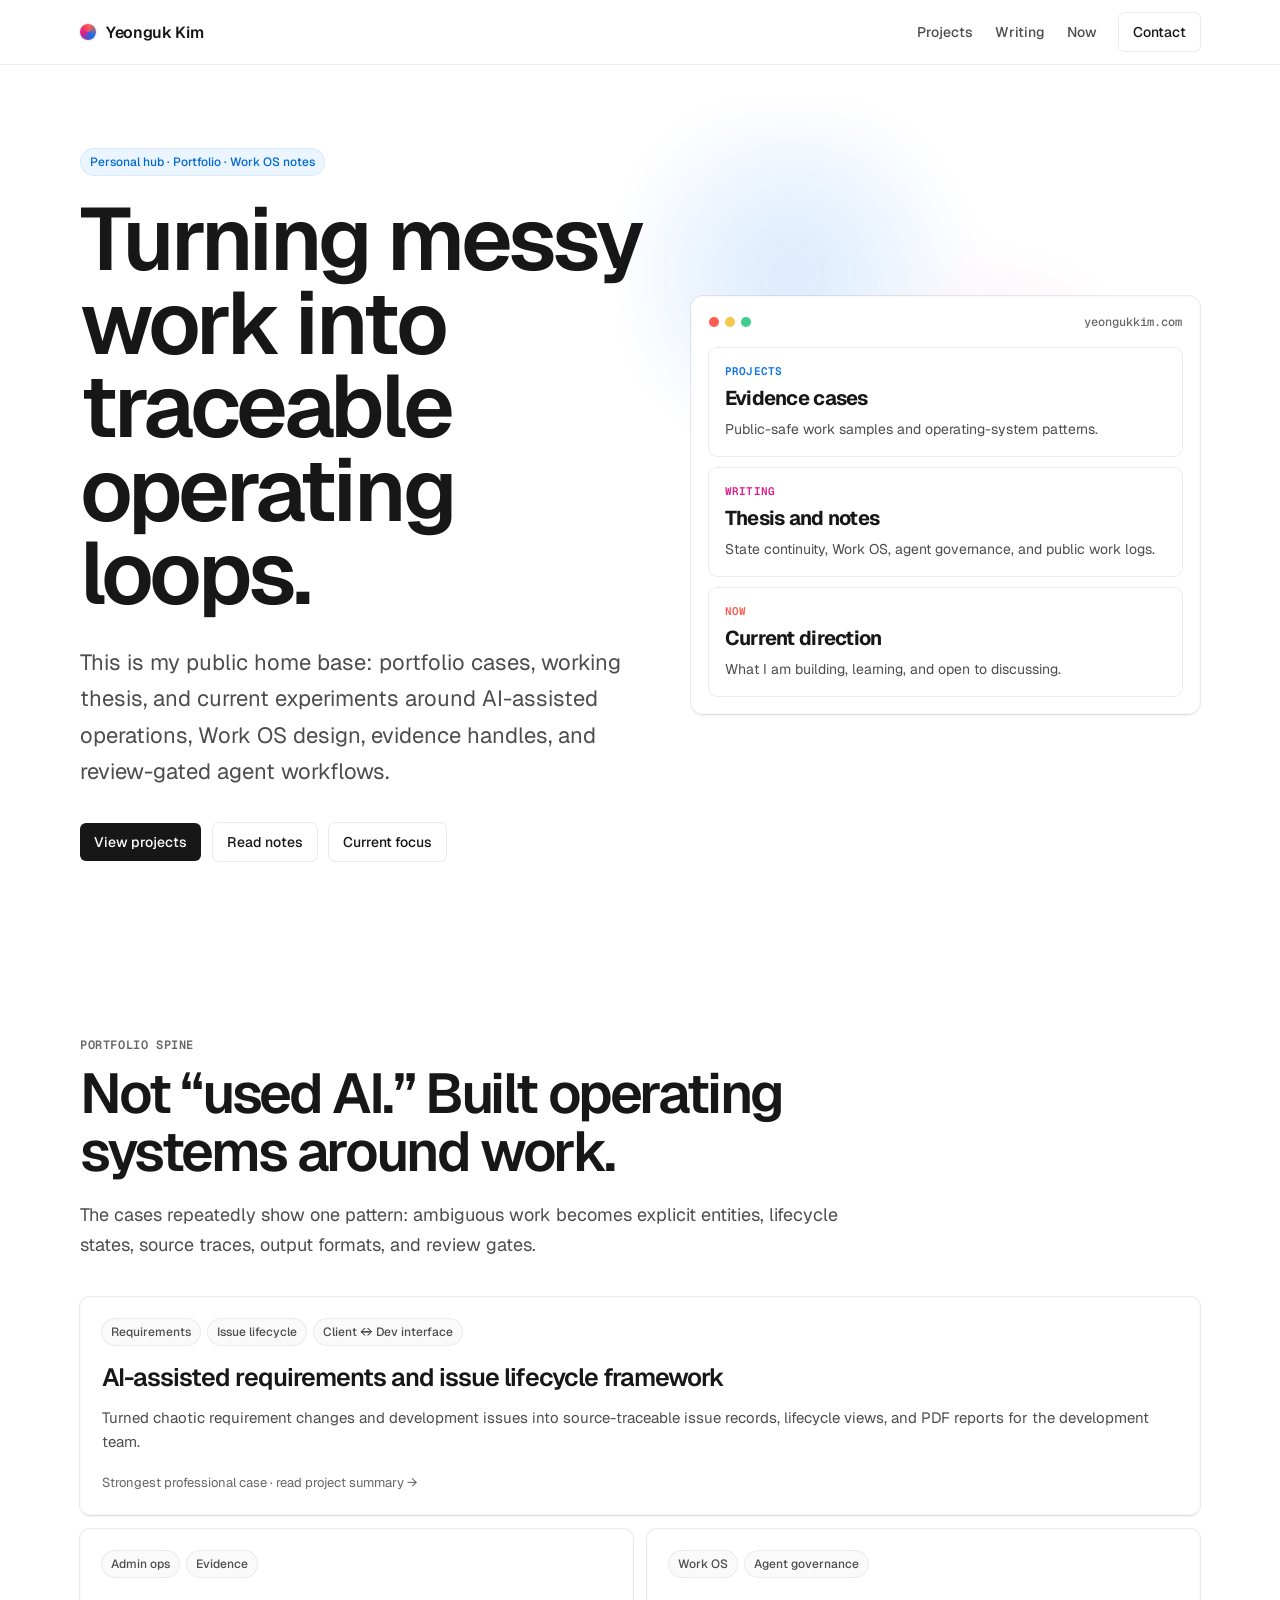
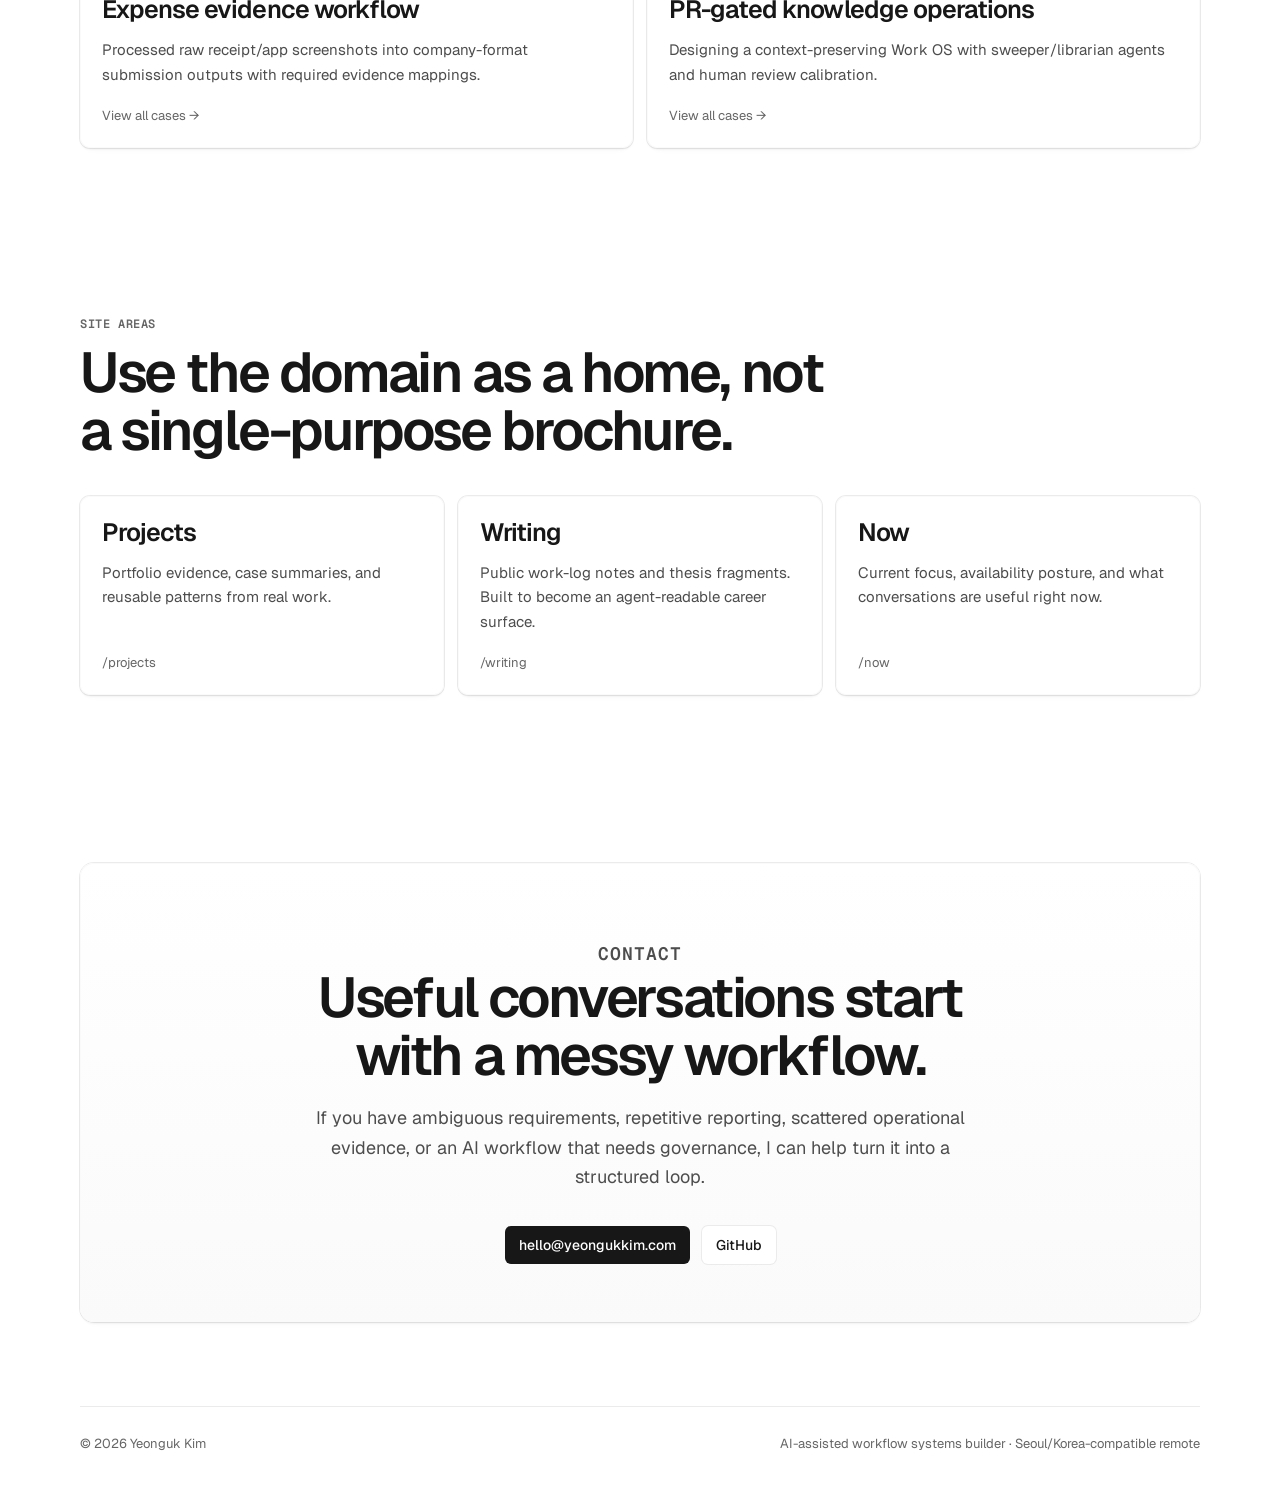
<file: index.html>
<!doctype html>
<html lang="en">
<head>
  <meta charset="utf-8" />
  <meta name="viewport" content="width=device-width, initial-scale=1" />
  <meta name="description" content="Yeonguk Kim — personal hub for portfolio cases, writing, and current work around AI-assisted operations and workflow systems." />
  <meta property="og:title" content="Yeonguk Kim — Workflow Systems Builder" />
  <meta property="og:description" content="Yeonguk Kim — personal hub for portfolio cases, writing, and current work around AI-assisted operations and workflow systems." />
  <meta property="og:type" content="website" />
  <title>Yeonguk Kim — Workflow Systems Builder</title>
  <link rel="preconnect" href="https://fonts.googleapis.com">
  <link rel="preconnect" href="https://fonts.gstatic.com" crossorigin>
  <link href="https://fonts.googleapis.com/css2?family=Geist:wght@300;400;500;600&family=Geist+Mono:wght@400;500;600&display=swap" rel="stylesheet">
  <link rel="stylesheet" href="/assets/site.css" />
</head>
<body>
<nav class="nav" aria-label="Primary navigation">
  <div class="nav-inner">
    <a class="mark" href="/" aria-label="Yeonguk Kim home"><span class="mark-dot" aria-hidden="true"></span><span>Yeonguk Kim</span></a>
    <div class="nav-links">
      <a href="/projects/">Projects</a>
      <a href="/writing/">Writing</a>
      <a href="/now/">Now</a>
      <a href="/#contact" class="button ghost">Contact</a>
    </div>
  </div>
</nav>
<main id="top">
  <section class="section hero">
    <div class="hero-grid">
      <div>
        <div class="eyebrow">Personal hub · Portfolio · Work OS notes</div>
        <h1>Turning messy work into traceable operating loops.</h1>
        <p class="lead">This is my public home base: portfolio cases, working thesis, and current experiments around AI-assisted operations, Work OS design, evidence handles, and review-gated agent workflows.</p>
        <div class="hero-actions">
          <a class="button primary" href="/projects/">View projects</a>
          <a class="button ghost" href="/writing/">Read notes</a>
          <a class="button ghost" href="/now/">Current focus</a>
        </div>
      </div>
      <aside class="console-card" aria-label="Site map summary">
        <div class="console-top"><div class="traffic" aria-hidden="true"><span></span><span></span><span></span></div><span class="console-label mono">yeongukkim.com</span></div>
        <div class="pipeline">
          <a class="pipe-step" href="/projects/"><small class="mono">Projects</small><strong>Evidence cases</strong><p>Public-safe work samples and operating-system patterns.</p></a>
          <a class="pipe-step" href="/writing/"><small class="mono">Writing</small><strong>Thesis and notes</strong><p>State continuity, Work OS, agent governance, and public work logs.</p></a>
          <a class="pipe-step" href="/now/"><small class="mono">Now</small><strong>Current direction</strong><p>What I am building, learning, and open to discussing.</p></a>
        </div>
      </aside>
    </div>
  </section>

  <section class="section">
    <p class="section-kicker">Portfolio spine</p>
    <h2>Not “used AI.” Built operating systems around work.</h2>
    <p class="section-intro">The cases repeatedly show one pattern: ambiguous work becomes explicit entities, lifecycle states, source traces, output formats, and review gates.</p>
    <div class="grid two">
      <article class="card featured"><div class="tag-row"><span class="tag">Requirements</span><span class="tag">Issue lifecycle</span><span class="tag">Client ↔ Dev interface</span></div><h3>AI-assisted requirements and issue lifecycle framework</h3><p>Turned chaotic requirement changes and development issues into source-traceable issue records, lifecycle views, and PDF reports for the development team.</p><div class="card-footer">Strongest professional case · <a href="/projects/">read project summary →</a></div></article>
      <article class="card"><div class="tag-row"><span class="tag">Admin ops</span><span class="tag">Evidence</span></div><h3>Expense evidence workflow</h3><p>Processed raw receipt/app screenshots into company-format submission outputs with required evidence mappings.</p><div class="card-footer"><a href="/projects/">View all cases →</a></div></article>
      <article class="card"><div class="tag-row"><span class="tag">Work OS</span><span class="tag">Agent governance</span></div><h3>PR-gated knowledge operations</h3><p>Designing a context-preserving Work OS with sweeper/librarian agents and human review calibration.</p><div class="card-footer"><a href="/projects/">View all cases →</a></div></article>
    </div>
  </section>

  <section class="section">
    <p class="section-kicker">Site areas</p>
    <h2>Use the domain as a home, not a single-purpose brochure.</h2>
    <div class="grid three">
      <a class="card" href="/projects/"><h3>Projects</h3><p>Portfolio evidence, case summaries, and reusable patterns from real work.</p><div class="card-footer">/projects</div></a>
      <a class="card" href="/writing/"><h3>Writing</h3><p>Public work-log notes and thesis fragments. Built to become an agent-readable career surface.</p><div class="card-footer">/writing</div></a>
      <a class="card" href="/now/"><h3>Now</h3><p>Current focus, availability posture, and what conversations are useful right now.</p><div class="card-footer">/now</div></a>
    </div>
  </section>

  <section class="section" id="contact">
    <div class="contact">
      <p class="section-kicker">Contact</p>
      <h2>Useful conversations start with a messy workflow.</h2>
      <p>If you have ambiguous requirements, repetitive reporting, scattered operational evidence, or an AI workflow that needs governance, I can help turn it into a structured loop.</p>
      <div class="contact-actions"><a class="button primary" href="mailto:hello@yeongukkim.com">hello@yeongukkim.com</a><a class="button ghost" href="https://github.com/Letgodot" rel="me">GitHub</a></div>
    </div>
  </section>
</main>
<footer>
  <span>© <span id="year"></span> Yeonguk Kim</span>
  <span>AI-assisted workflow systems builder · Seoul/Korea-compatible remote</span>
</footer>
<script>document.getElementById('year').textContent = new Date().getFullYear();</script>
</body>
</html>
</file>
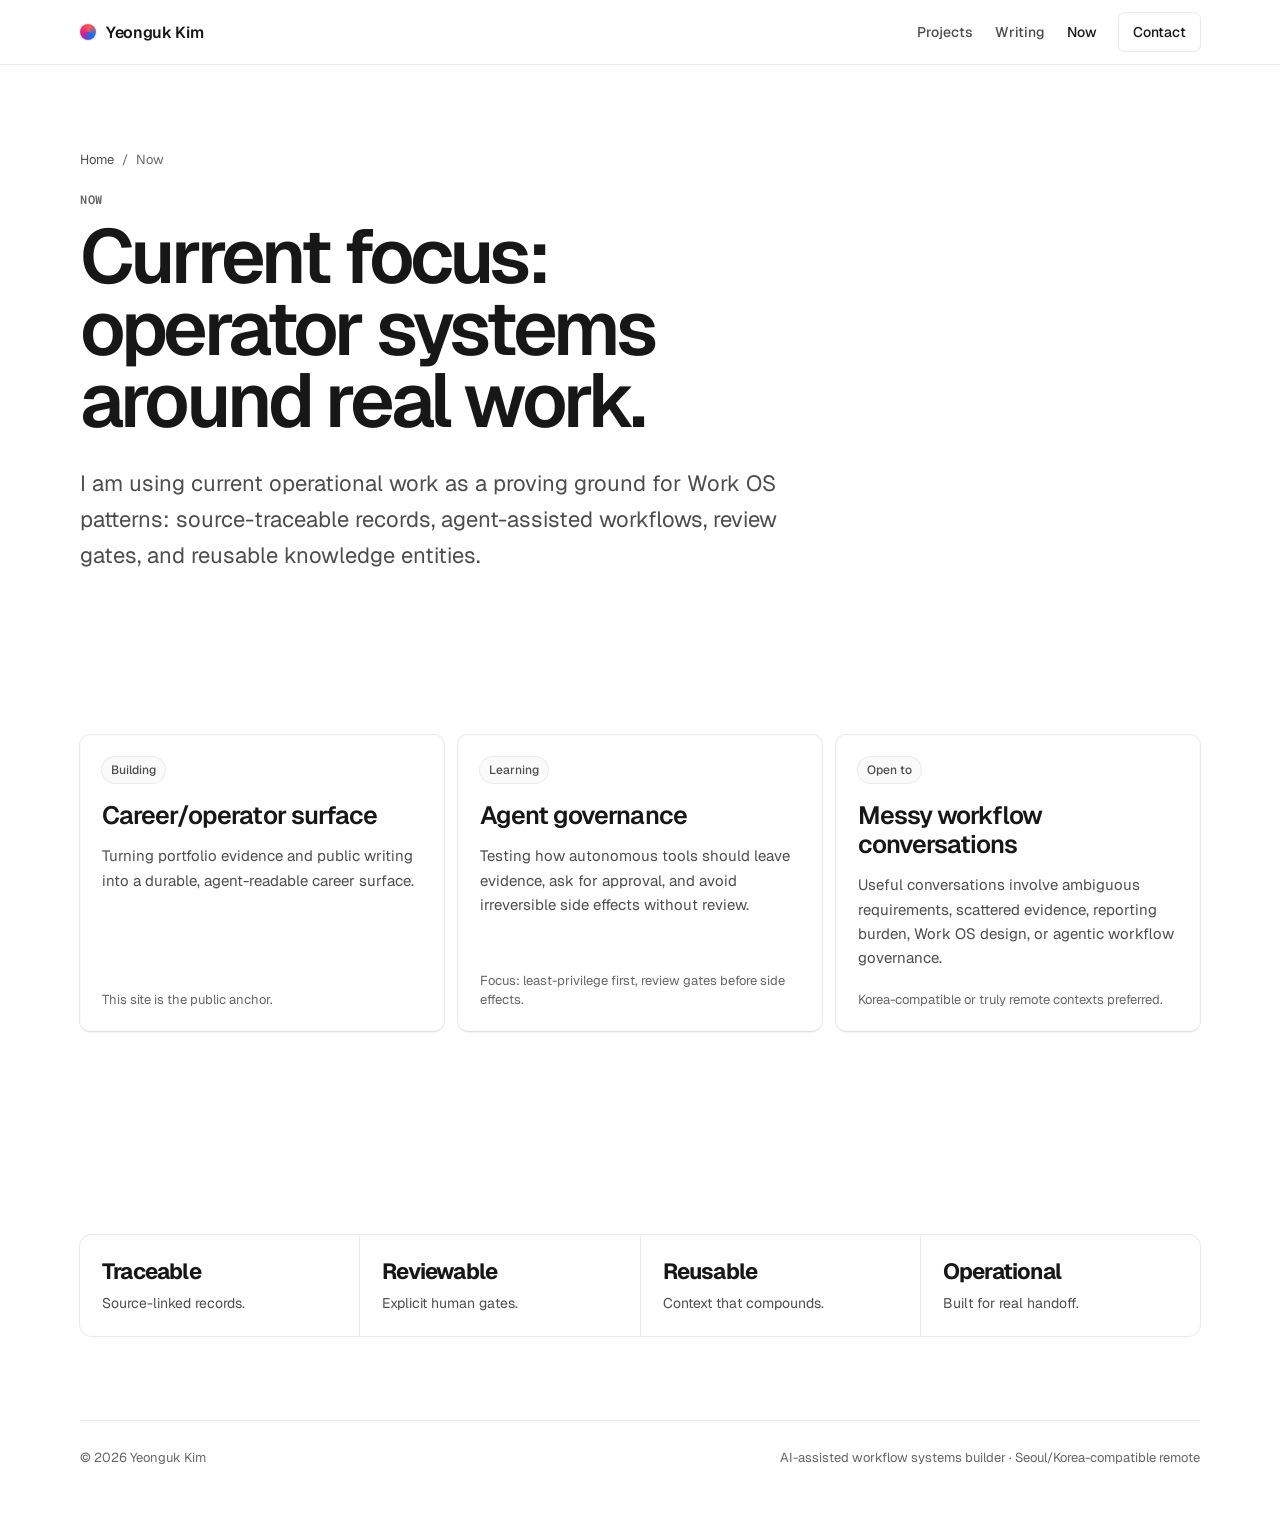
<file: now/index.html>
<!doctype html>
<html lang="en">
<head>
  <meta charset="utf-8" />
  <meta name="viewport" content="width=device-width, initial-scale=1" />
  <meta name="description" content="Current focus and availability posture for Yeonguk Kim." />
  <meta property="og:title" content="Now — Yeonguk Kim" />
  <meta property="og:description" content="Current focus and availability posture for Yeonguk Kim." />
  <meta property="og:type" content="website" />
  <title>Now — Yeonguk Kim</title>
  <link rel="preconnect" href="https://fonts.googleapis.com">
  <link rel="preconnect" href="https://fonts.gstatic.com" crossorigin>
  <link href="https://fonts.googleapis.com/css2?family=Geist:wght@300;400;500;600&family=Geist+Mono:wght@400;500;600&display=swap" rel="stylesheet">
  <link rel="stylesheet" href="/assets/site.css" />
</head>
<body>
<nav class="nav" aria-label="Primary navigation">
  <div class="nav-inner">
    <a class="mark" href="/" aria-label="Yeonguk Kim home"><span class="mark-dot" aria-hidden="true"></span><span>Yeonguk Kim</span></a>
    <div class="nav-links">
      <a href="/projects/">Projects</a>
      <a href="/writing/">Writing</a>
      <a href="/now/" aria-current="page">Now</a>
      <a href="/#contact" class="button ghost">Contact</a>
    </div>
  </div>
</nav>
<main>
  <section class="section page-hero"><div class="breadcrumb"><a href="/">Home</a><span>/</span><span>Now</span></div><p class="section-kicker">Now</p><h1>Current focus: operator systems around real work.</h1><p class="lead">I am using current operational work as a proving ground for Work OS patterns: source-traceable records, agent-assisted workflows, review gates, and reusable knowledge entities.</p></section>
  <section class="section">
    <div class="grid three">
      <article class="card"><div class="tag-row"><span class="tag">Building</span></div><h3>Career/operator surface</h3><p>Turning portfolio evidence and public writing into a durable, agent-readable career surface.</p><div class="card-footer">This site is the public anchor.</div></article>
      <article class="card"><div class="tag-row"><span class="tag">Learning</span></div><h3>Agent governance</h3><p>Testing how autonomous tools should leave evidence, ask for approval, and avoid irreversible side effects without review.</p><div class="card-footer">Focus: least-privilege first, review gates before side effects.</div></article>
      <article class="card"><div class="tag-row"><span class="tag">Open to</span></div><h3>Messy workflow conversations</h3><p>Useful conversations involve ambiguous requirements, scattered evidence, reporting burden, Work OS design, or agentic workflow governance.</p><div class="card-footer">Korea-compatible or truly remote contexts preferred.</div></article>
    </div>
  </section>
  <section class="section"><div class="proof-strip"><div class="proof-item"><strong>Traceable</strong><span>Source-linked records.</span></div><div class="proof-item"><strong>Reviewable</strong><span>Explicit human gates.</span></div><div class="proof-item"><strong>Reusable</strong><span>Context that compounds.</span></div><div class="proof-item"><strong>Operational</strong><span>Built for real handoff.</span></div></div></section>
</main>
<footer>
  <span>© <span id="year"></span> Yeonguk Kim</span>
  <span>AI-assisted workflow systems builder · Seoul/Korea-compatible remote</span>
</footer>
<script>document.getElementById('year').textContent = new Date().getFullYear();</script>
</body>
</html>
</file>
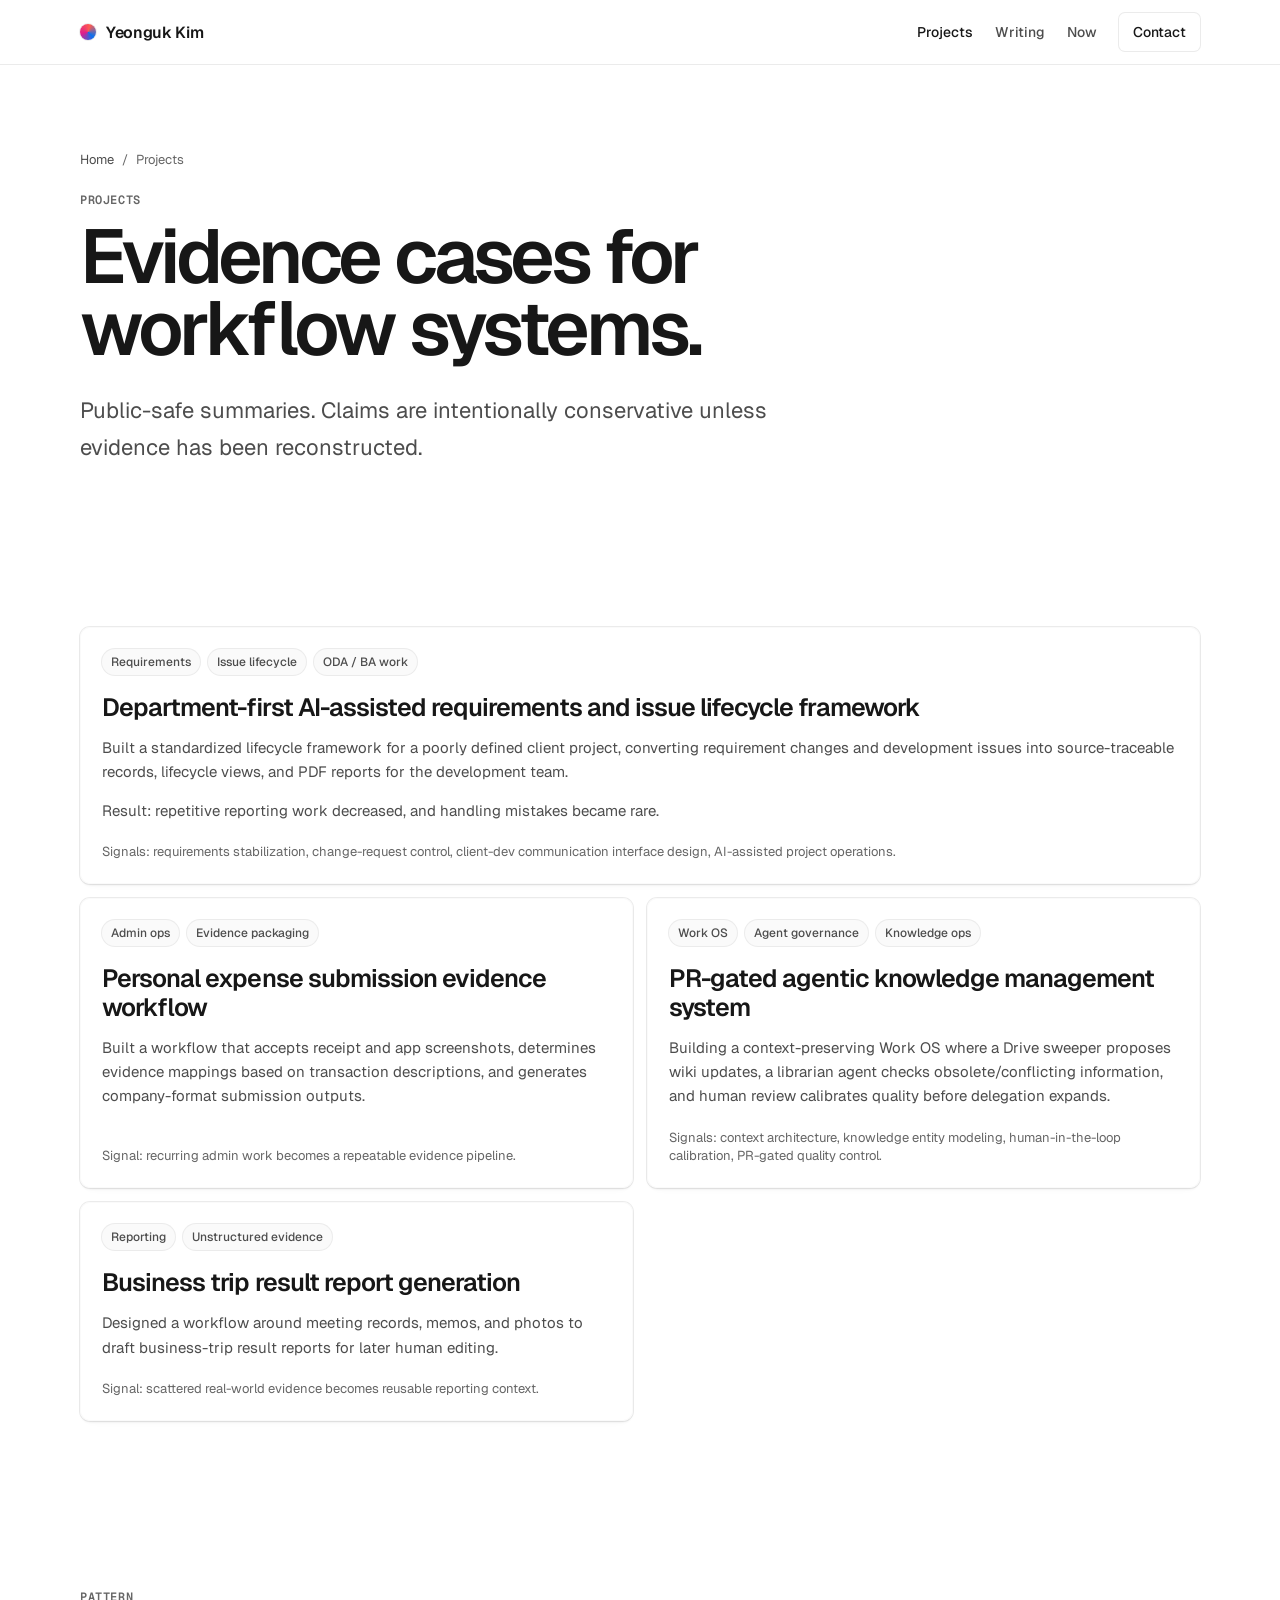
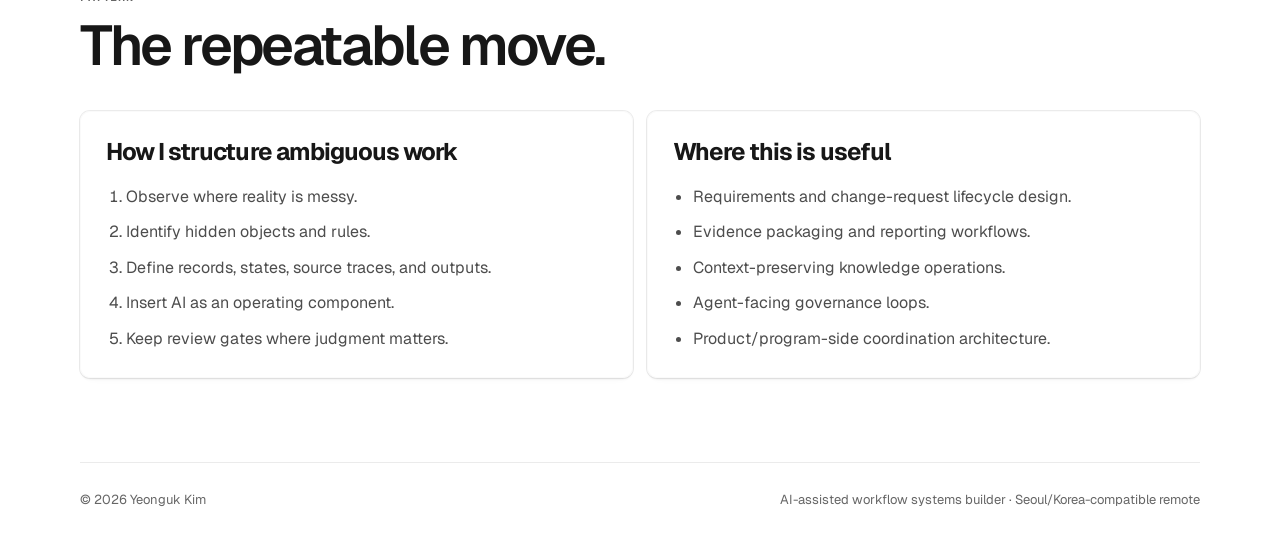
<file: projects/index.html>
<!doctype html>
<html lang="en">
<head>
  <meta charset="utf-8" />
  <meta name="viewport" content="width=device-width, initial-scale=1" />
  <meta name="description" content="Portfolio cases from Yeonguk Kim: AI-assisted operations, workflow systems, requirements lifecycle, evidence workflows, and agentic knowledge operations." />
  <meta property="og:title" content="Projects — Yeonguk Kim" />
  <meta property="og:description" content="Portfolio cases from Yeonguk Kim: AI-assisted operations, workflow systems, requirements lifecycle, evidence workflows, and agentic knowledge operations." />
  <meta property="og:type" content="website" />
  <title>Projects — Yeonguk Kim</title>
  <link rel="preconnect" href="https://fonts.googleapis.com">
  <link rel="preconnect" href="https://fonts.gstatic.com" crossorigin>
  <link href="https://fonts.googleapis.com/css2?family=Geist:wght@300;400;500;600&family=Geist+Mono:wght@400;500;600&display=swap" rel="stylesheet">
  <link rel="stylesheet" href="/assets/site.css" />
</head>
<body>
<nav class="nav" aria-label="Primary navigation">
  <div class="nav-inner">
    <a class="mark" href="/" aria-label="Yeonguk Kim home"><span class="mark-dot" aria-hidden="true"></span><span>Yeonguk Kim</span></a>
    <div class="nav-links">
      <a href="/projects/" aria-current="page">Projects</a>
      <a href="/writing/">Writing</a>
      <a href="/now/">Now</a>
      <a href="/#contact" class="button ghost">Contact</a>
    </div>
  </div>
</nav>
<main>
  <section class="section page-hero">
    <div class="breadcrumb"><a href="/">Home</a><span>/</span><span>Projects</span></div>
    <p class="section-kicker">Projects</p>
    <h1>Evidence cases for workflow systems.</h1>
    <p class="lead">Public-safe summaries. Claims are intentionally conservative unless evidence has been reconstructed.</p>
  </section>
  <section class="section">
    <div class="grid two">
      <article class="card featured"><div class="tag-row"><span class="tag">Requirements</span><span class="tag">Issue lifecycle</span><span class="tag">ODA / BA work</span></div><h3>Department-first AI-assisted requirements and issue lifecycle framework</h3><p>Built a standardized lifecycle framework for a poorly defined client project, converting requirement changes and development issues into source-traceable records, lifecycle views, and PDF reports for the development team.</p><p>Result: repetitive reporting work decreased, and handling mistakes became rare.</p><div class="card-footer">Signals: requirements stabilization, change-request control, client-dev communication interface design, AI-assisted project operations.</div></article>
      <article class="card"><div class="tag-row"><span class="tag">Admin ops</span><span class="tag">Evidence packaging</span></div><h3>Personal expense submission evidence workflow</h3><p>Built a workflow that accepts receipt and app screenshots, determines evidence mappings based on transaction descriptions, and generates company-format submission outputs.</p><div class="card-footer">Signal: recurring admin work becomes a repeatable evidence pipeline.</div></article>
      <article class="card"><div class="tag-row"><span class="tag">Work OS</span><span class="tag">Agent governance</span><span class="tag">Knowledge ops</span></div><h3>PR-gated agentic knowledge management system</h3><p>Building a context-preserving Work OS where a Drive sweeper proposes wiki updates, a librarian agent checks obsolete/conflicting information, and human review calibrates quality before delegation expands.</p><div class="card-footer">Signals: context architecture, knowledge entity modeling, human-in-the-loop calibration, PR-gated quality control.</div></article>
      <article class="card"><div class="tag-row"><span class="tag">Reporting</span><span class="tag">Unstructured evidence</span></div><h3>Business trip result report generation</h3><p>Designed a workflow around meeting records, memos, and photos to draft business-trip result reports for later human editing.</p><div class="card-footer">Signal: scattered real-world evidence becomes reusable reporting context.</div></article>
    </div>
  </section>
  <section class="section">
    <p class="section-kicker">Pattern</p><h2>The repeatable move.</h2>
    <div class="grid two"><div class="list-card"><h3>How I structure ambiguous work</h3><ol><li>Observe where reality is messy.</li><li>Identify hidden objects and rules.</li><li>Define records, states, source traces, and outputs.</li><li>Insert AI as an operating component.</li><li>Keep review gates where judgment matters.</li></ol></div><div class="list-card"><h3>Where this is useful</h3><ul><li>Requirements and change-request lifecycle design.</li><li>Evidence packaging and reporting workflows.</li><li>Context-preserving knowledge operations.</li><li>Agent-facing governance loops.</li><li>Product/program-side coordination architecture.</li></ul></div></div>
  </section>
</main>
<footer>
  <span>© <span id="year"></span> Yeonguk Kim</span>
  <span>AI-assisted workflow systems builder · Seoul/Korea-compatible remote</span>
</footer>
<script>document.getElementById('year').textContent = new Date().getFullYear();</script>
</body>
</html>
</file>
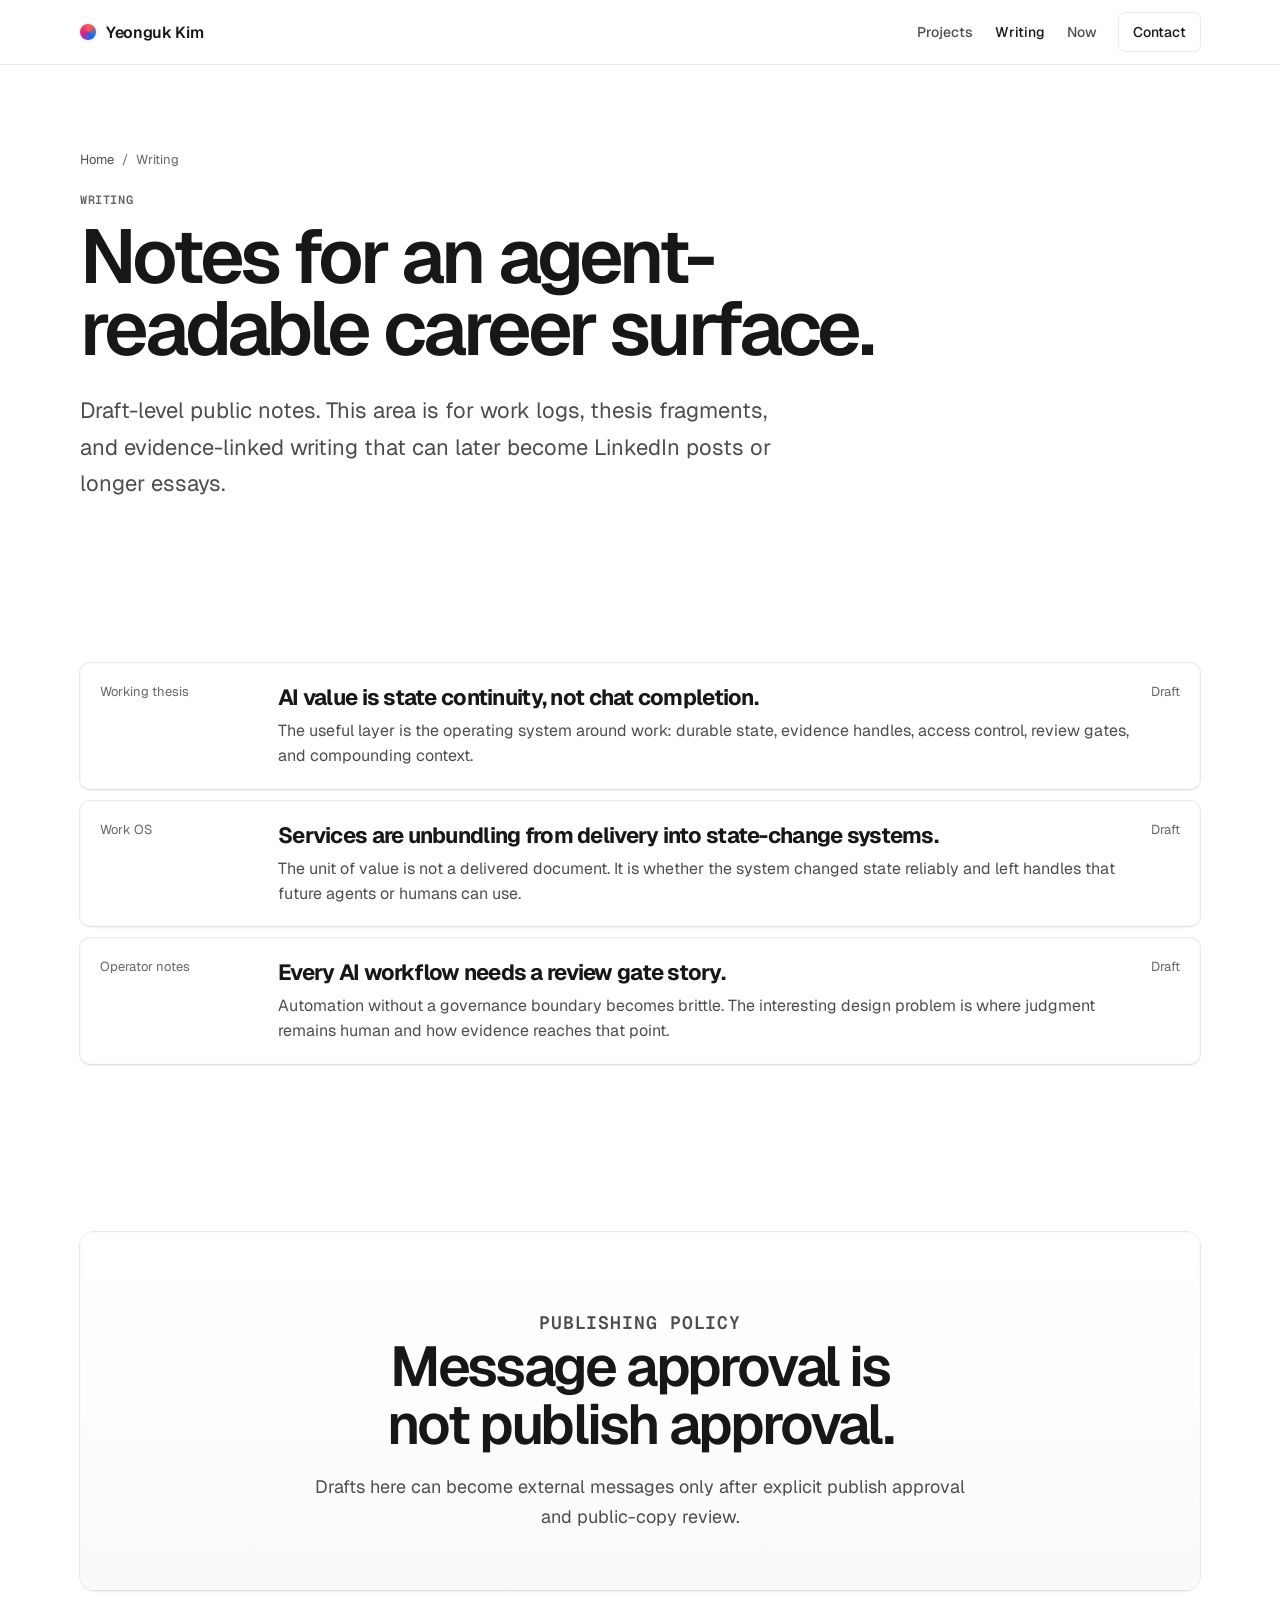
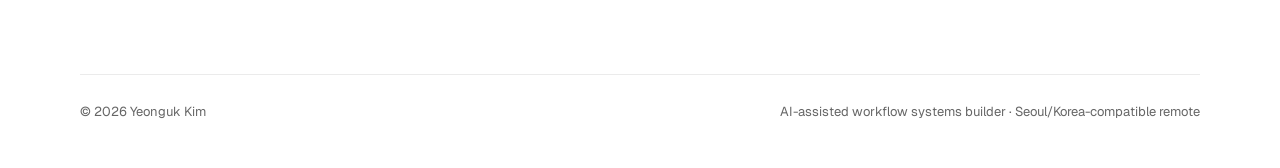
<file: writing/index.html>
<!doctype html>
<html lang="en">
<head>
  <meta charset="utf-8" />
  <meta name="viewport" content="width=device-width, initial-scale=1" />
  <meta name="description" content="Writing and thesis notes from Yeonguk Kim on Work OS design, AI state continuity, agent governance, and evidence-gated operations." />
  <meta property="og:title" content="Writing — Yeonguk Kim" />
  <meta property="og:description" content="Writing and thesis notes from Yeonguk Kim on Work OS design, AI state continuity, agent governance, and evidence-gated operations." />
  <meta property="og:type" content="website" />
  <title>Writing — Yeonguk Kim</title>
  <link rel="preconnect" href="https://fonts.googleapis.com">
  <link rel="preconnect" href="https://fonts.gstatic.com" crossorigin>
  <link href="https://fonts.googleapis.com/css2?family=Geist:wght@300;400;500;600&family=Geist+Mono:wght@400;500;600&display=swap" rel="stylesheet">
  <link rel="stylesheet" href="/assets/site.css" />
</head>
<body>
<nav class="nav" aria-label="Primary navigation">
  <div class="nav-inner">
    <a class="mark" href="/" aria-label="Yeonguk Kim home"><span class="mark-dot" aria-hidden="true"></span><span>Yeonguk Kim</span></a>
    <div class="nav-links">
      <a href="/projects/">Projects</a>
      <a href="/writing/" aria-current="page">Writing</a>
      <a href="/now/">Now</a>
      <a href="/#contact" class="button ghost">Contact</a>
    </div>
  </div>
</nav>
<main>
  <section class="section page-hero"><div class="breadcrumb"><a href="/">Home</a><span>/</span><span>Writing</span></div><p class="section-kicker">Writing</p><h1>Notes for an agent-readable career surface.</h1><p class="lead">Draft-level public notes. This area is for work logs, thesis fragments, and evidence-linked writing that can later become LinkedIn posts or longer essays.</p></section>
  <section class="section">
    <div class="article-list">
      <article class="article-row"><time>Working thesis</time><div><h3>AI value is state continuity, not chat completion.</h3><p>The useful layer is the operating system around work: durable state, evidence handles, access control, review gates, and compounding context.</p></div><span class="state">Draft</span></article>
      <article class="article-row"><time>Work OS</time><div><h3>Services are unbundling from delivery into state-change systems.</h3><p>The unit of value is not a delivered document. It is whether the system changed state reliably and left handles that future agents or humans can use.</p></div><span class="state">Draft</span></article>
      <article class="article-row"><time>Operator notes</time><div><h3>Every AI workflow needs a review gate story.</h3><p>Automation without a governance boundary becomes brittle. The interesting design problem is where judgment remains human and how evidence reaches that point.</p></div><span class="state">Draft</span></article>
    </div>
  </section>
  <section class="section"><div class="contact"><p class="section-kicker">Publishing policy</p><h2>Message approval is not publish approval.</h2><p>Drafts here can become external messages only after explicit publish approval and public-copy review.</p></div></section>
</main>
<footer>
  <span>© <span id="year"></span> Yeonguk Kim</span>
  <span>AI-assisted workflow systems builder · Seoul/Korea-compatible remote</span>
</footer>
<script>document.getElementById('year').textContent = new Date().getFullYear();</script>
</body>
</html>
</file>
<file: assets/site.css>
:root {
  --ink: #171717;
  --muted: #4d4d4d;
  --subtle: #666;
  --line: rgba(0,0,0,.08);
  --soft: #fafafa;
  --paper: #fff;
  --blue: #0a72ef;
  --pink: #de1d8d;
  --red: #ff5b4f;
  --badge-bg: #ebf5ff;
  --badge-text: #0068d6;
  --focus: hsla(212, 100%, 48%, 1);
  --shadow-border: 0 0 0 1px var(--line);
  --shadow-card: 0 0 0 1px rgba(0,0,0,.08), 0 2px 2px rgba(0,0,0,.04), 0 8px 8px -8px rgba(0,0,0,.04), 0 0 0 1px #fafafa inset;
  color-scheme: light;
}
* { box-sizing: border-box; }
html { scroll-behavior: smooth; }
body { margin: 0; font-family: "Geist", system-ui, -apple-system, BlinkMacSystemFont, "Segoe UI", sans-serif; color: var(--ink); background: var(--paper); font-feature-settings: "liga" 1; }
a { color: inherit; text-decoration: none; }
a:focus-visible, button:focus-visible { outline: 2px solid var(--focus); outline-offset: 3px; }
.nav { position: sticky; top: 0; z-index: 20; background: rgba(255,255,255,.88); backdrop-filter: blur(14px); box-shadow: var(--shadow-border); }
.nav-inner { width: min(1120px, calc(100% - 32px)); min-height: 64px; margin: 0 auto; display: flex; align-items: center; justify-content: space-between; gap: 16px; }
.mark { display: inline-flex; align-items: center; gap: 10px; font-weight: 600; letter-spacing: -.32px; }
.mark-dot { width: 16px; height: 16px; border-radius: 50%; background: conic-gradient(from 135deg, var(--blue), var(--pink), var(--red), var(--blue)); box-shadow: var(--shadow-border); }
.nav-links { display: flex; align-items: center; gap: 22px; color: var(--muted); font-size: 14px; font-weight: 500; }
.nav-links a:hover, .nav-links a[aria-current="page"] { color: var(--ink); }
.button { display: inline-flex; align-items: center; justify-content: center; min-height: 38px; padding: 0 14px; border-radius: 6px; font-size: 14px; font-weight: 500; line-height: 1; transition: transform .18s ease, box-shadow .18s ease, background .18s ease; }
.button:hover { transform: translateY(-1px); }
.button.primary { background: var(--ink); color: #fff; }
.button.ghost { background: #fff; color: var(--ink); box-shadow: 0 0 0 1px rgb(235,235,235); }
main { overflow: hidden; }
.section { width: min(1120px, calc(100% - 32px)); margin: 0 auto; padding: 84px 0; }
.hero { position: relative; min-height: calc(100svh - 64px); display: grid; align-items: center; padding: 84px 0 92px; }
.hero::before { content: ""; position: absolute; inset: 6% 4% auto auto; width: 520px; height: 520px; background: radial-gradient(circle at 30% 30%, rgba(10,114,239,.18), transparent 36%), radial-gradient(circle at 70% 55%, rgba(222,29,141,.12), transparent 34%), radial-gradient(circle at 45% 80%, rgba(255,91,79,.10), transparent 36%); filter: blur(22px); opacity: .86; pointer-events: none; }
.hero-grid { position: relative; display: grid; grid-template-columns: minmax(0, 1.05fr) minmax(320px, .95fr); gap: 48px; align-items: center; }
.eyebrow { display: inline-flex; align-items: center; gap: 8px; width: fit-content; padding: 6px 10px; border-radius: 9999px; background: var(--badge-bg); color: var(--badge-text); font-size: 12px; font-weight: 500; margin-bottom: 22px; box-shadow: 0 0 0 1px rgba(0,104,214,.08) inset; }
h1 { margin: 0; max-width: 830px; font-size: clamp(46px, 7vw, 88px); line-height: .95; letter-spacing: clamp(-3.8px, -.06em, -2.4px); font-weight: 600; text-wrap: balance; }
.lead { max-width: 720px; margin: 28px 0 0; color: var(--muted); font-size: clamp(18px, 2.1vw, 22px); line-height: 1.65; text-wrap: pretty; }
.hero-actions, .contact-actions { display: flex; flex-wrap: wrap; gap: 12px; margin-top: 34px; }
.console-card { background: #fff; border-radius: 12px; box-shadow: var(--shadow-card); padding: 18px; }
.console-top { display: flex; align-items: center; justify-content: space-between; margin-bottom: 18px; }
.traffic { display: flex; gap: 6px; }
.traffic span { width: 10px; height: 10px; border-radius: 50%; background: #ebebeb; }
.traffic span:nth-child(1) { background: #ff5b4f; } .traffic span:nth-child(2) { background: #f5c84c; } .traffic span:nth-child(3) { background: #3ecf8e; }
.mono { font-family: "Geist Mono", ui-monospace, SFMono-Regular, Menlo, monospace; }
.console-label { color: var(--subtle); font-size: 12px; font-weight: 500; }
.pipeline { display: grid; gap: 12px; }
.pipe-step { padding: 16px; border-radius: 8px; background: #fff; box-shadow: var(--shadow-border); }
.pipe-step small { display: block; margin-bottom: 7px; font-size: 11px; font-weight: 600; text-transform: uppercase; letter-spacing: .02em; }
.pipe-step strong { display: block; font-size: 20px; letter-spacing: -.72px; }
.pipe-step p { margin: 8px 0 0; color: var(--muted); font-size: 14px; line-height: 1.5; }
.pipe-step:nth-child(1) small { color: var(--blue); } .pipe-step:nth-child(2) small { color: var(--pink); } .pipe-step:nth-child(3) small { color: var(--red); }
.section-kicker { margin: 0 0 12px; font-family: "Geist Mono", ui-monospace, monospace; font-size: 12px; font-weight: 600; text-transform: uppercase; color: var(--subtle); letter-spacing: .05em; }
h2 { margin: 0; max-width: 780px; font-size: clamp(34px, 5vw, 56px); line-height: 1.04; letter-spacing: -2.4px; font-weight: 600; text-wrap: balance; }
.section-intro { max-width: 780px; margin: 18px 0 0; color: var(--muted); font-size: 18px; line-height: 1.7; }
.grid { display: grid; gap: 14px; margin-top: 36px; }
.grid.two { grid-template-columns: repeat(2, 1fr); } .grid.three { grid-template-columns: repeat(3, 1fr); } .grid.four { grid-template-columns: repeat(4, 1fr); }
.card { display: flex; flex-direction: column; padding: 22px; border-radius: 10px; background: #fff; box-shadow: var(--shadow-card); }
.card.featured { grid-column: span 2; }
.card h3 { margin: 0; font-size: 25px; line-height: 1.16; letter-spacing: -.96px; font-weight: 600; }
.card p { margin: 14px 0 0; color: var(--muted); font-size: 15px; line-height: 1.62; }
.card-footer { margin-top: auto; padding-top: 20px; color: var(--subtle); font-size: 13px; line-height: 1.45; }
.tag-row { display: flex; flex-wrap: wrap; gap: 8px; margin-bottom: 18px; }
.tag { padding: 5px 9px; border-radius: 9999px; background: #fafafa; color: var(--muted); font-size: 12px; font-weight: 500; box-shadow: var(--shadow-border); }
.list-card { padding: 26px; border-radius: 10px; background: #fff; box-shadow: var(--shadow-card); }
.list-card h3 { margin: 0 0 16px; font-size: 24px; line-height: 1.24; letter-spacing: -.96px; }
.list-card ol, .list-card ul { margin: 0; padding-left: 20px; color: var(--muted); line-height: 1.72; }
.list-card li + li { margin-top: 8px; }
.proof-strip { display: grid; grid-template-columns: repeat(4, 1fr); gap: 1px; margin-top: 36px; background: #ebebeb; border-radius: 12px; overflow: hidden; box-shadow: var(--shadow-border); }
.proof-item { background: #fff; padding: 22px; }
.proof-item strong { display: block; font-size: 22px; letter-spacing: -.8px; margin-bottom: 8px; }
.proof-item span { display: block; color: var(--muted); font-size: 14px; line-height: 1.5; }
.page-hero { padding-top: 84px; padding-bottom: 42px; }
.page-hero h1 { font-size: clamp(44px, 6.6vw, 76px); }
.breadcrumb { display: inline-flex; gap: 8px; color: var(--subtle); font-size: 13px; margin-bottom: 24px; }
.breadcrumb a { color: var(--muted); }
.article-list { display: grid; gap: 12px; margin-top: 36px; }
.article-row { display: grid; grid-template-columns: 160px 1fr auto; gap: 18px; align-items: start; padding: 20px; border-radius: 10px; box-shadow: var(--shadow-card); background: #fff; }
.article-row time, .article-row .state { color: var(--subtle); font-size: 13px; }
.article-row h3 { margin: 0; font-size: 22px; letter-spacing: -.72px; }
.article-row p { margin: 8px 0 0; color: var(--muted); line-height: 1.55; }
.contact { text-align: center; border-radius: 14px; padding: 58px 28px; box-shadow: var(--shadow-card); background: linear-gradient(180deg, #fff, #fafafa); }
.contact h2 { margin-inline: auto; }
.contact p { max-width: 680px; margin: 18px auto 0; color: var(--muted); font-size: 18px; line-height: 1.65; }
.contact-actions { justify-content: center; }
footer { width: min(1120px, calc(100% - 32px)); margin: 0 auto; padding: 28px 0 48px; color: var(--subtle); font-size: 13px; display: flex; justify-content: space-between; gap: 16px; border-top: 1px solid #ebebeb; }
@media (max-width: 900px) { .nav-links a:not(.button) { display: none; } .hero-grid, .grid.two, .grid.three, .grid.four { grid-template-columns: 1fr; } .console-card { max-width: 620px; } .card.featured { grid-column: auto; } .proof-strip { grid-template-columns: repeat(2, 1fr); } .section { padding: 64px 0; } .hero { min-height: auto; padding-top: 64px; } .article-row { grid-template-columns: 1fr; } }
@media (max-width: 560px) { .nav-inner { width: min(100% - 24px, 1120px); } .nav-links .ghost { display: none; } .section { width: min(100% - 24px, 1120px); } h1 { font-size: 44px; letter-spacing: -2.4px; } h2 { letter-spacing: -1.6px; } .proof-strip { grid-template-columns: 1fr; } footer { width: min(100% - 24px, 1120px); flex-direction: column; } }
@media (prefers-reduced-motion: reduce) { html { scroll-behavior: auto; } *, *::before, *::after { transition: none !important; } }
</file>
